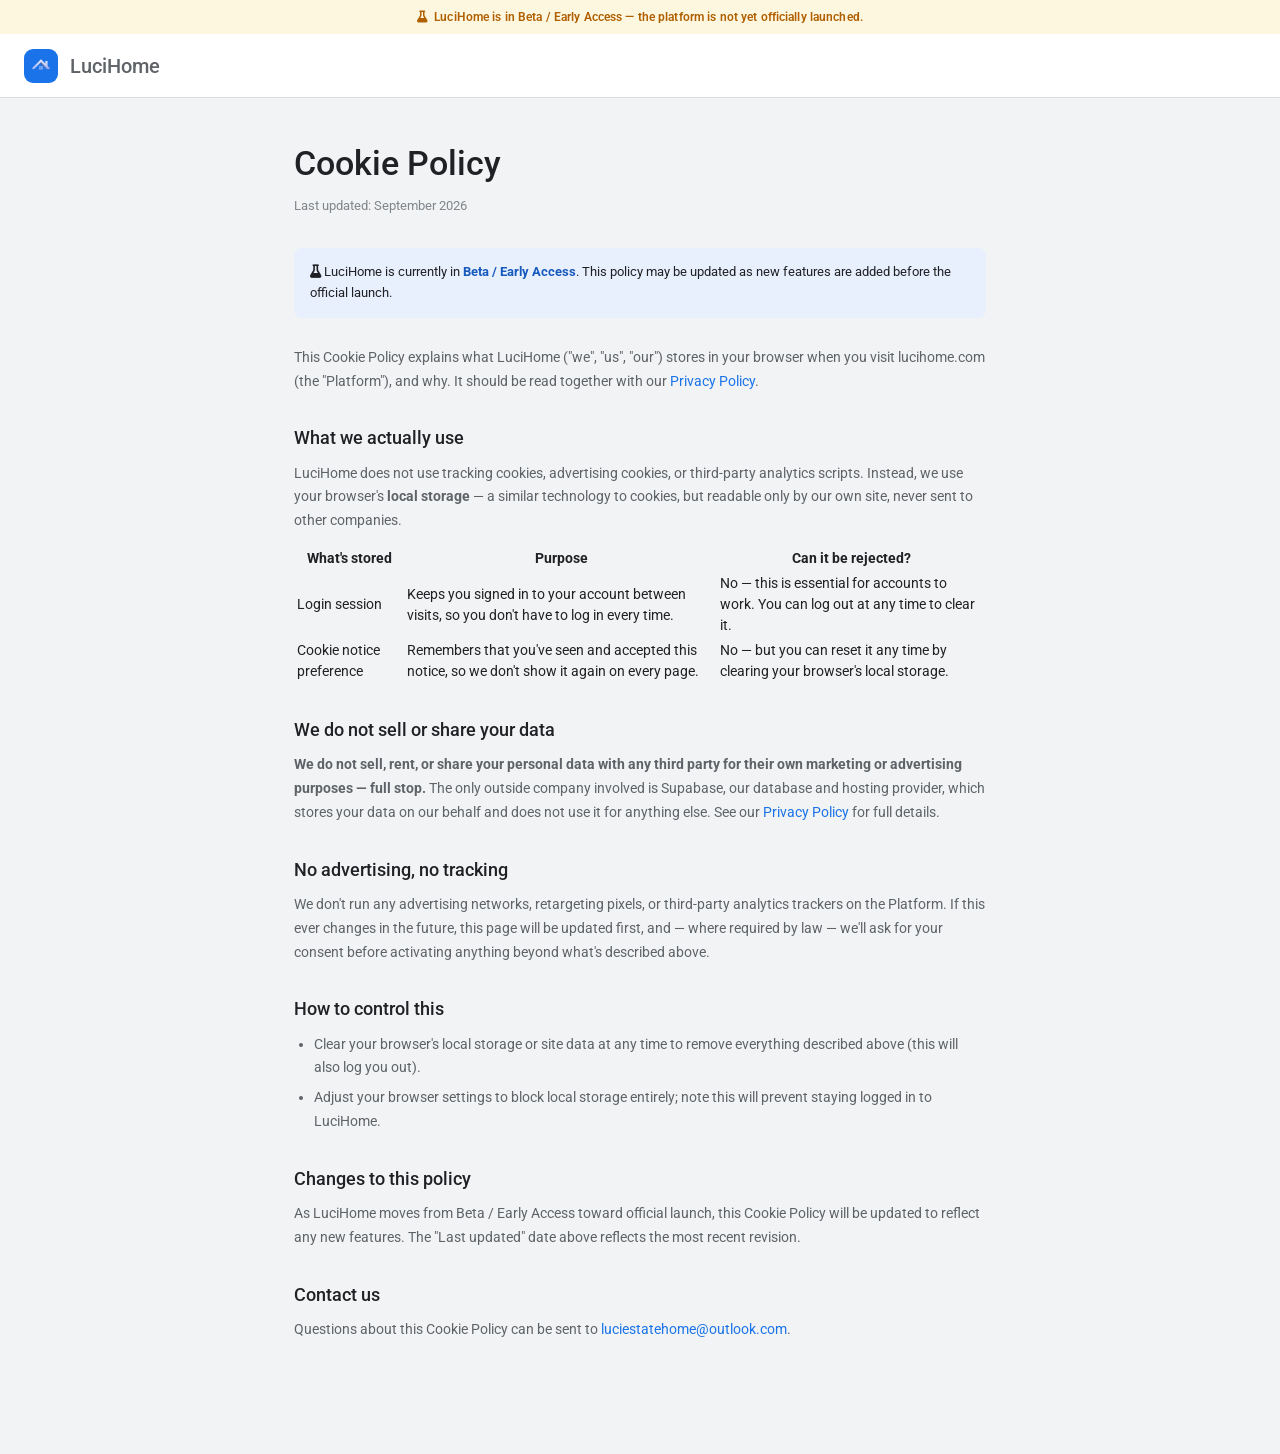
<file: cookies.html>
<!DOCTYPE html>
<html lang="en">
<head>
<meta charset="UTF-8">
<meta name="viewport" content="width=device-width, initial-scale=1.0">
<link rel="icon" type="image/png" href="logo.png">
<title>Cookie Policy — LuciHome</title>

<link rel="preconnect" href="https://fonts.googleapis.com">
<link href="https://fonts.googleapis.com/css2?family=Roboto:wght@400;500;700&family=Roboto+Mono:wght@400;500&display=swap" rel="stylesheet">
<link rel="stylesheet" href="https://cdnjs.cloudflare.com/ajax/libs/font-awesome/6.5.1/css/all.min.css">

<link rel="stylesheet" href="workspace.css">
<link rel="stylesheet" href="home.css">
<link rel="stylesheet" href="legal.css">
</head>
<body>
<div class="beta-banner"><i class="fa-solid fa-flask"></i>LuciHome is in Beta / Early Access — the platform is not yet officially launched.</div>
<script>
(function(){
  function setBetaBannerHeight(){
    var b = document.querySelector('.beta-banner');
    if (b) document.documentElement.style.setProperty('--beta-banner-h', b.offsetHeight + 'px');
  }
  setBetaBannerHeight();
  window.addEventListener('resize', setBetaBannerHeight);
})();
</script>

<header class="topbar public-topbar">
  <div class="topbar-brand">
    <a href="index.html" style="display:flex;align-items:center;gap:12px;text-decoration:none">
      <img class="mark" src="logo.png" alt="LuciHome logo">
      <div class="wordmark">LuciHome</div>
    </a>
  </div>
</header>

<main class="legal-doc">
  <h1>Cookie Policy</h1>
  <p class="updated">Last updated: September 2026</p>

  <div class="note-box"><i class="fa-solid fa-flask"></i> LuciHome is currently in <strong>Beta / Early Access</strong>. This policy may be updated as new features are added before the official launch.</div>

  <p>This Cookie Policy explains what LuciHome ("we", "us", "our") stores in your browser when you visit lucihome.com (the "Platform"), and why. It should be read together with our <a href="privacy.html">Privacy Policy</a>.</p>

  <h2>What we actually use</h2>
  <p>LuciHome does not use tracking cookies, advertising cookies, or third-party analytics scripts. Instead, we use your browser's <strong>local storage</strong> — a similar technology to cookies, but readable only by our own site, never sent to other companies.</p>

  <table>
    <tr><th>What's stored</th><th>Purpose</th><th>Can it be rejected?</th></tr>
    <tr>
      <td>Login session</td>
      <td>Keeps you signed in to your account between visits, so you don't have to log in every time.</td>
      <td>No — this is essential for accounts to work. You can log out at any time to clear it.</td>
    </tr>
    <tr>
      <td>Cookie notice preference</td>
      <td>Remembers that you've seen and accepted this notice, so we don't show it again on every page.</td>
      <td>No — but you can reset it any time by clearing your browser's local storage.</td>
    </tr>
  </table>

  <h2>We do not sell or share your data</h2>
  <p><strong>We do not sell, rent, or share your personal data with any third party for their own marketing or advertising purposes — full stop.</strong> The only outside company involved is Supabase, our database and hosting provider, which stores your data on our behalf and does not use it for anything else. See our <a href="privacy.html">Privacy Policy</a> for full details.</p>

  <h2>No advertising, no tracking</h2>
  <p>We don't run any advertising networks, retargeting pixels, or third-party analytics trackers on the Platform. If this ever changes in the future, this page will be updated first, and — where required by law — we'll ask for your consent before activating anything beyond what's described above.</p>

  <h2>How to control this</h2>
  <ul>
    <li>Clear your browser's local storage or site data at any time to remove everything described above (this will also log you out).</li>
    <li>Adjust your browser settings to block local storage entirely; note this will prevent staying logged in to LuciHome.</li>
  </ul>

  <h2>Changes to this policy</h2>
  <p>As LuciHome moves from Beta / Early Access toward official launch, this Cookie Policy will be updated to reflect any new features. The "Last updated" date above reflects the most recent revision.</p>

  <h2>Contact us</h2>
  <p>Questions about this Cookie Policy can be sent to <a href="mailto:luciestatehome@outlook.com">luciestatehome@outlook.com</a>.</p>
</main>

</body>
</html>
</file>
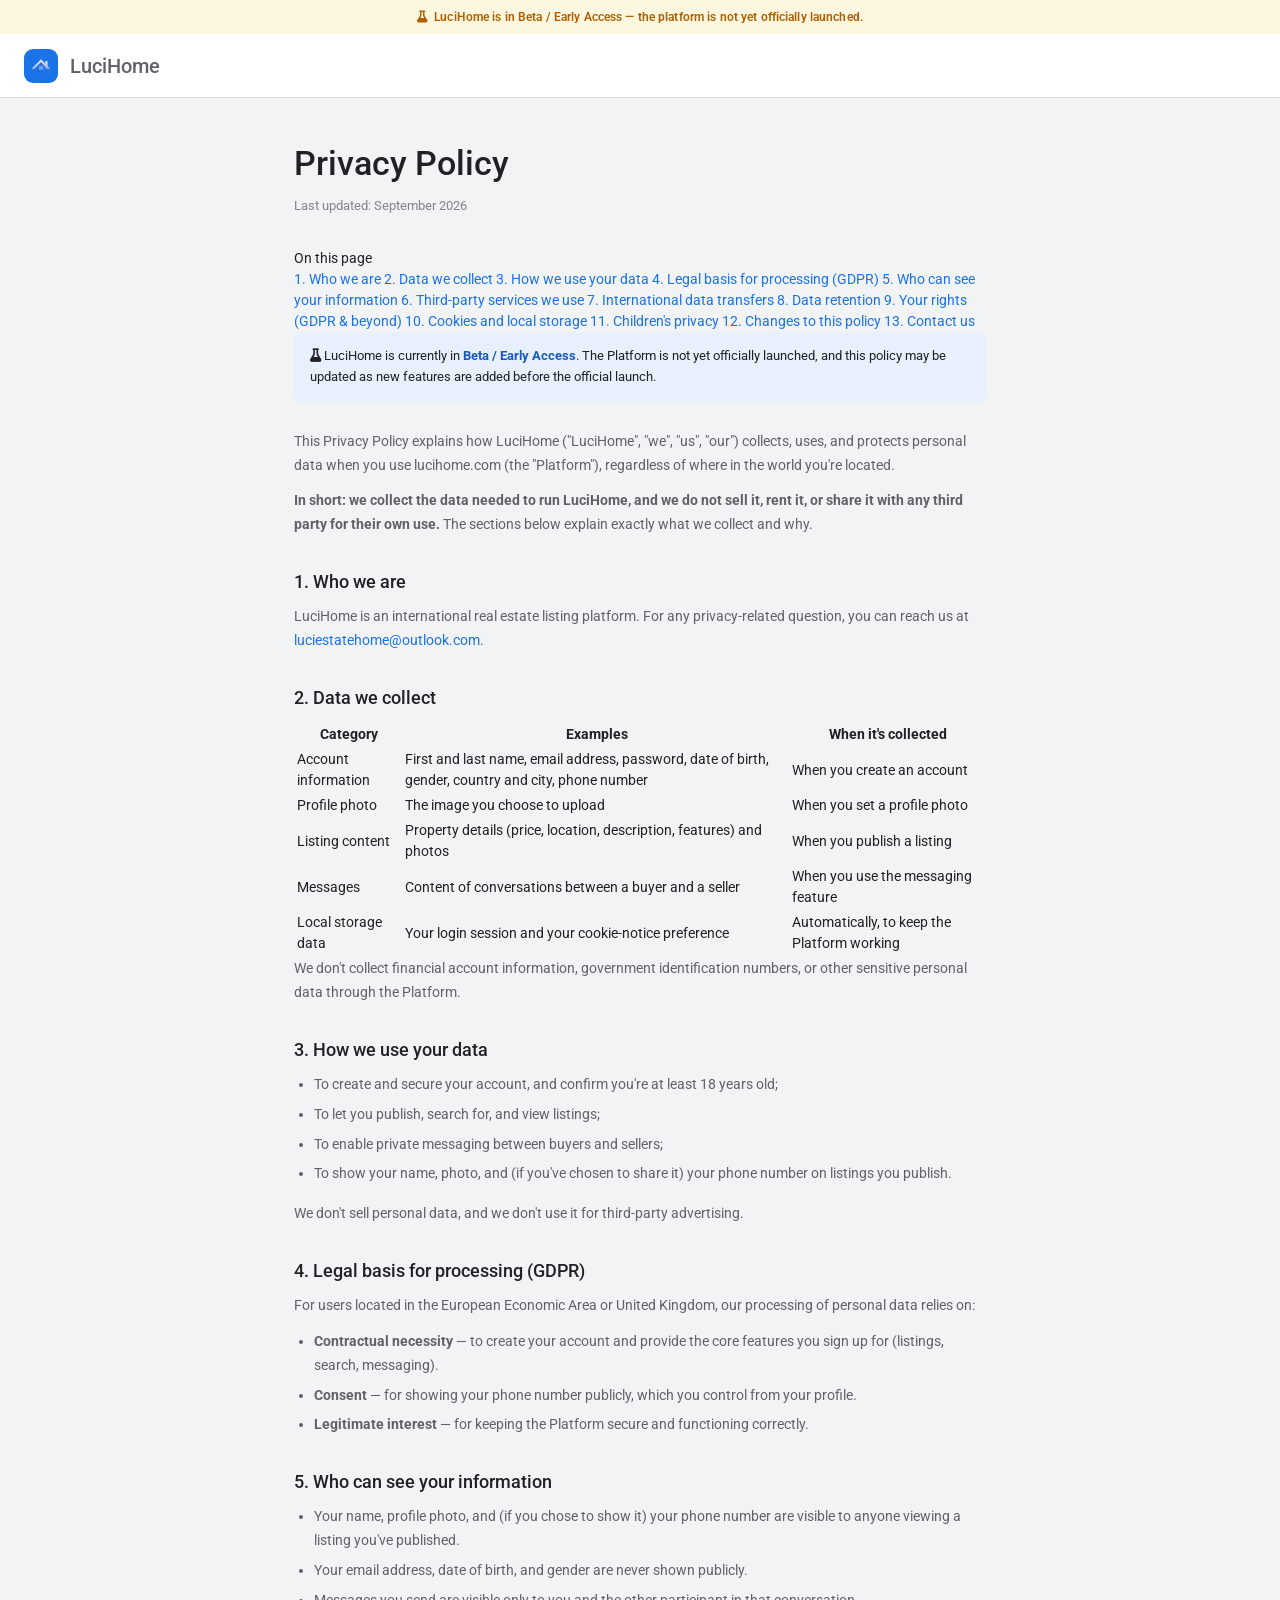
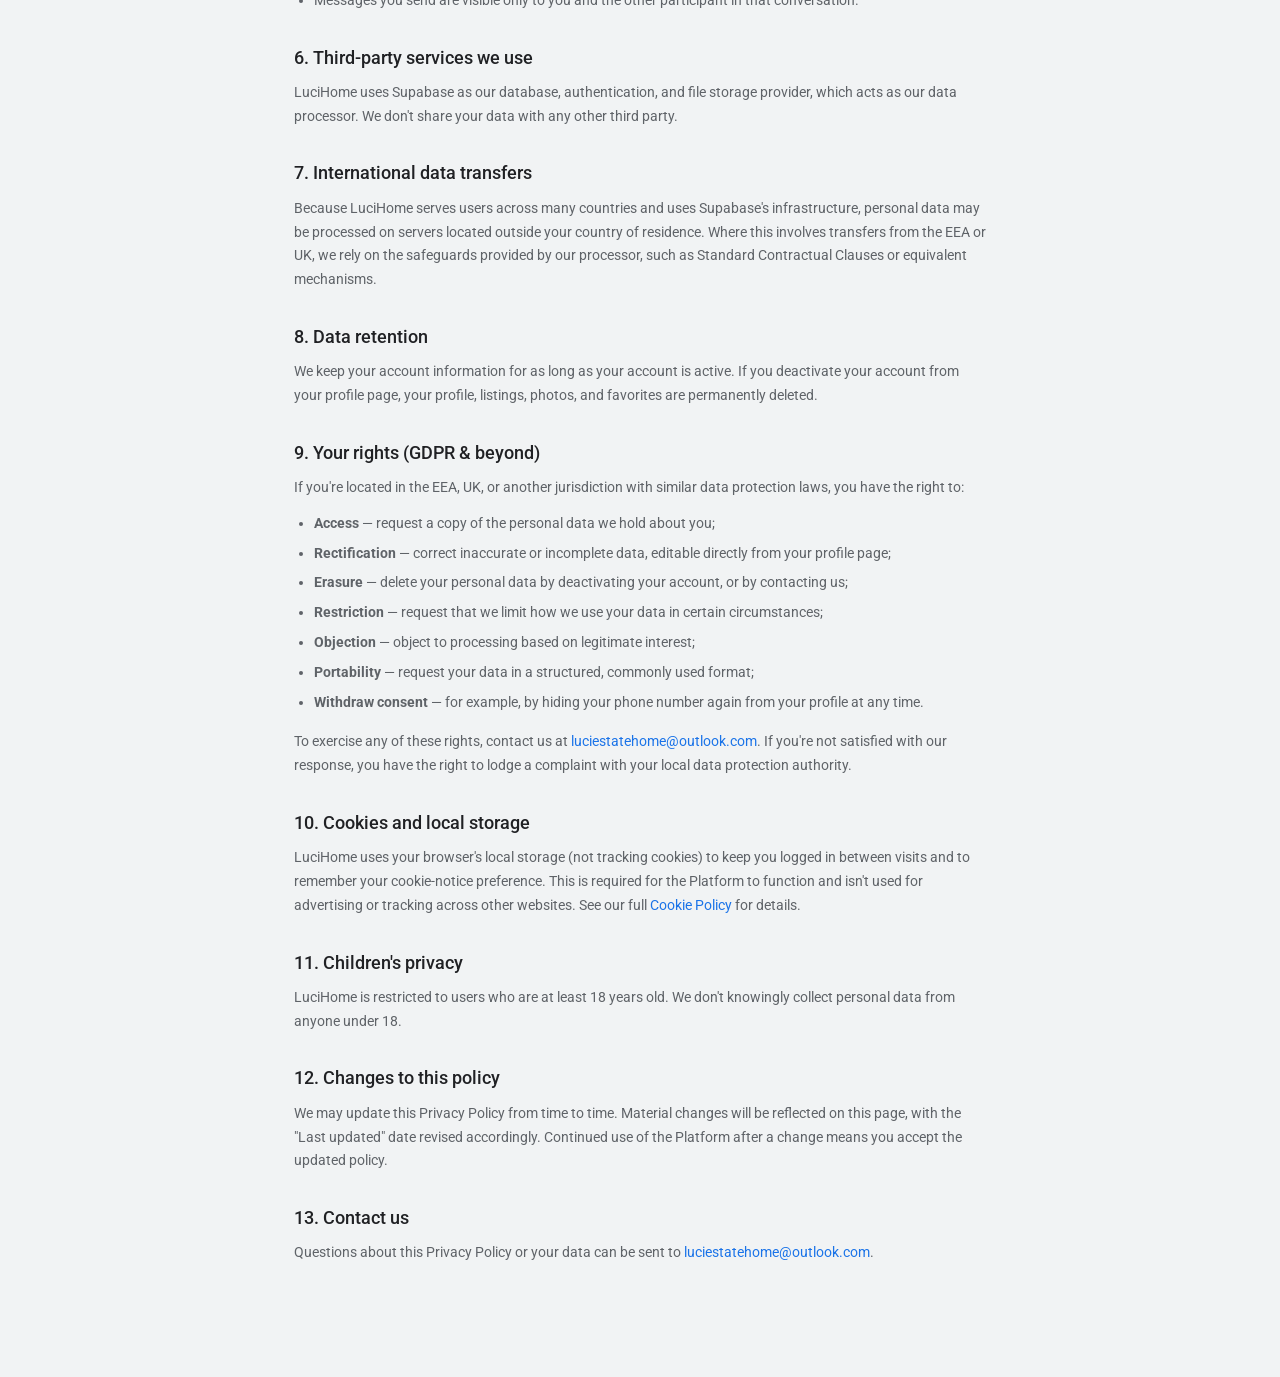
<file: privacy.html>
<!DOCTYPE html>
<html lang="en">
<head>
<meta charset="UTF-8">
<meta name="viewport" content="width=device-width, initial-scale=1.0">
<link rel="icon" type="image/png" href="logo.png">
<title>Privacy Policy — LuciHome</title>

<link rel="preconnect" href="https://fonts.googleapis.com">
<link href="https://fonts.googleapis.com/css2?family=Roboto:wght@400;500;700&family=Roboto+Mono:wght@400;500&display=swap" rel="stylesheet">
<link rel="stylesheet" href="https://cdnjs.cloudflare.com/ajax/libs/font-awesome/6.5.1/css/all.min.css">

<link rel="stylesheet" href="workspace.css">
<link rel="stylesheet" href="home.css">
<link rel="stylesheet" href="legal.css">
</head>
<body>
<div class="beta-banner"><i class="fa-solid fa-flask"></i>LuciHome is in Beta / Early Access — the platform is not yet officially launched.</div>
<script>
(function(){
  function setBetaBannerHeight(){
    var b = document.querySelector('.beta-banner');
    if (b) document.documentElement.style.setProperty('--beta-banner-h', b.offsetHeight + 'px');
  }
  setBetaBannerHeight();
  window.addEventListener('resize', setBetaBannerHeight);
})();
</script>

<header class="topbar public-topbar">
  <div class="topbar-brand">
    <a href="index.html" style="display:flex;align-items:center;gap:12px;text-decoration:none">
      <img class="mark" src="logo.png" alt="LuciHome logo">
      <div class="wordmark">LuciHome</div>
    </a>
  </div>
</header>

<main class="legal-doc">
  <h1>Privacy Policy</h1>
  <p class="updated">Last updated: September 2026</p>

  <div class="legal-toc-box">
    <div class="toc-heading">On this page</div>
    <a href="#who-we-are">1. Who we are</a>
    <a href="#data-we-collect">2. Data we collect</a>
    <a href="#how-we-use">3. How we use your data</a>
    <a href="#legal-basis">4. Legal basis for processing (GDPR)</a>
    <a href="#who-can-see">5. Who can see your information</a>
    <a href="#third-parties">6. Third-party services we use</a>
    <a href="#transfers">7. International data transfers</a>
    <a href="#retention">8. Data retention</a>
    <a href="#your-rights">9. Your rights (GDPR & beyond)</a>
    <a href="#cookies">10. Cookies and local storage</a>
    <a href="#children">11. Children's privacy</a>
    <a href="#changes">12. Changes to this policy</a>
    <a href="#contact">13. Contact us</a>
  </div>

  <div class="note-box"><i class="fa-solid fa-flask"></i> LuciHome is currently in <strong>Beta / Early Access</strong>. The Platform is not yet officially launched, and this policy may be updated as new features are added before the official launch.</div>

  <p>This Privacy Policy explains how LuciHome ("LuciHome", "we", "us", "our") collects, uses, and protects personal data when you use lucihome.com (the "Platform"), regardless of where in the world you're located.</p>

  <p><strong>In short: we collect the data needed to run LuciHome, and we do not sell it, rent it, or share it with any third party for their own use.</strong> The sections below explain exactly what we collect and why.</p>

  <h2 id="who-we-are">1. Who we are</h2>
  <p>LuciHome is an international real estate listing platform. For any privacy-related question, you can reach us at <a href="mailto:luciestatehome@outlook.com">luciestatehome@outlook.com</a>.</p>

  <h2 id="data-we-collect">2. Data we collect</h2>
  <table>
    <tr><th>Category</th><th>Examples</th><th>When it's collected</th></tr>
    <tr>
      <td>Account information</td>
      <td>First and last name, email address, password, date of birth, gender, country and city, phone number</td>
      <td>When you create an account</td>
    </tr>
    <tr>
      <td>Profile photo</td>
      <td>The image you choose to upload</td>
      <td>When you set a profile photo</td>
    </tr>
    <tr>
      <td>Listing content</td>
      <td>Property details (price, location, description, features) and photos</td>
      <td>When you publish a listing</td>
    </tr>
    <tr>
      <td>Messages</td>
      <td>Content of conversations between a buyer and a seller</td>
      <td>When you use the messaging feature</td>
    </tr>
    <tr>
      <td>Local storage data</td>
      <td>Your login session and your cookie-notice preference</td>
      <td>Automatically, to keep the Platform working</td>
    </tr>
  </table>
  <p>We don't collect financial account information, government identification numbers, or other sensitive personal data through the Platform.</p>

  <h2 id="how-we-use">3. How we use your data</h2>
  <ul>
    <li>To create and secure your account, and confirm you're at least 18 years old;</li>
    <li>To let you publish, search for, and view listings;</li>
    <li>To enable private messaging between buyers and sellers;</li>
    <li>To show your name, photo, and (if you've chosen to share it) your phone number on listings you publish.</li>
  </ul>
  <p>We don't sell personal data, and we don't use it for third-party advertising.</p>

  <h2 id="legal-basis">4. Legal basis for processing (GDPR)</h2>
  <p>For users located in the European Economic Area or United Kingdom, our processing of personal data relies on:</p>
  <ul>
    <li><strong>Contractual necessity</strong> — to create your account and provide the core features you sign up for (listings, search, messaging).</li>
    <li><strong>Consent</strong> — for showing your phone number publicly, which you control from your profile.</li>
    <li><strong>Legitimate interest</strong> — for keeping the Platform secure and functioning correctly.</li>
  </ul>

  <h2 id="who-can-see">5. Who can see your information</h2>
  <ul>
    <li>Your name, profile photo, and (if you chose to show it) your phone number are visible to anyone viewing a listing you've published.</li>
    <li>Your email address, date of birth, and gender are never shown publicly.</li>
    <li>Messages you send are visible only to you and the other participant in that conversation.</li>
  </ul>

  <h2 id="third-parties">6. Third-party services we use</h2>
  <p>LuciHome uses Supabase as our database, authentication, and file storage provider, which acts as our data processor. We don't share your data with any other third party.</p>

  <h2 id="transfers">7. International data transfers</h2>
  <p>Because LuciHome serves users across many countries and uses Supabase's infrastructure, personal data may be processed on servers located outside your country of residence. Where this involves transfers from the EEA or UK, we rely on the safeguards provided by our processor, such as Standard Contractual Clauses or equivalent mechanisms.</p>

  <h2 id="retention">8. Data retention</h2>
  <p>We keep your account information for as long as your account is active. If you deactivate your account from your profile page, your profile, listings, photos, and favorites are permanently deleted.</p>

  <h2 id="your-rights">9. Your rights (GDPR & beyond)</h2>
  <p>If you're located in the EEA, UK, or another jurisdiction with similar data protection laws, you have the right to:</p>
  <ul>
    <li><strong>Access</strong> — request a copy of the personal data we hold about you;</li>
    <li><strong>Rectification</strong> — correct inaccurate or incomplete data, editable directly from your profile page;</li>
    <li><strong>Erasure</strong> — delete your personal data by deactivating your account, or by contacting us;</li>
    <li><strong>Restriction</strong> — request that we limit how we use your data in certain circumstances;</li>
    <li><strong>Objection</strong> — object to processing based on legitimate interest;</li>
    <li><strong>Portability</strong> — request your data in a structured, commonly used format;</li>
    <li><strong>Withdraw consent</strong> — for example, by hiding your phone number again from your profile at any time.</li>
  </ul>
  <p>To exercise any of these rights, contact us at <a href="mailto:luciestatehome@outlook.com">luciestatehome@outlook.com</a>. If you're not satisfied with our response, you have the right to lodge a complaint with your local data protection authority.</p>

  <h2 id="cookies">10. Cookies and local storage</h2>
  <p>LuciHome uses your browser's local storage (not tracking cookies) to keep you logged in between visits and to remember your cookie-notice preference. This is required for the Platform to function and isn't used for advertising or tracking across other websites. See our full <a href="cookies.html">Cookie Policy</a> for details.</p>

  <h2 id="children">11. Children's privacy</h2>
  <p>LuciHome is restricted to users who are at least 18 years old. We don't knowingly collect personal data from anyone under 18.</p>

  <h2 id="changes">12. Changes to this policy</h2>
  <p>We may update this Privacy Policy from time to time. Material changes will be reflected on this page, with the "Last updated" date revised accordingly. Continued use of the Platform after a change means you accept the updated policy.</p>

  <h2 id="contact">13. Contact us</h2>
  <p>Questions about this Privacy Policy or your data can be sent to <a href="mailto:luciestatehome@outlook.com">luciestatehome@outlook.com</a>.</p>
</main>

</body>
</html>
</file>
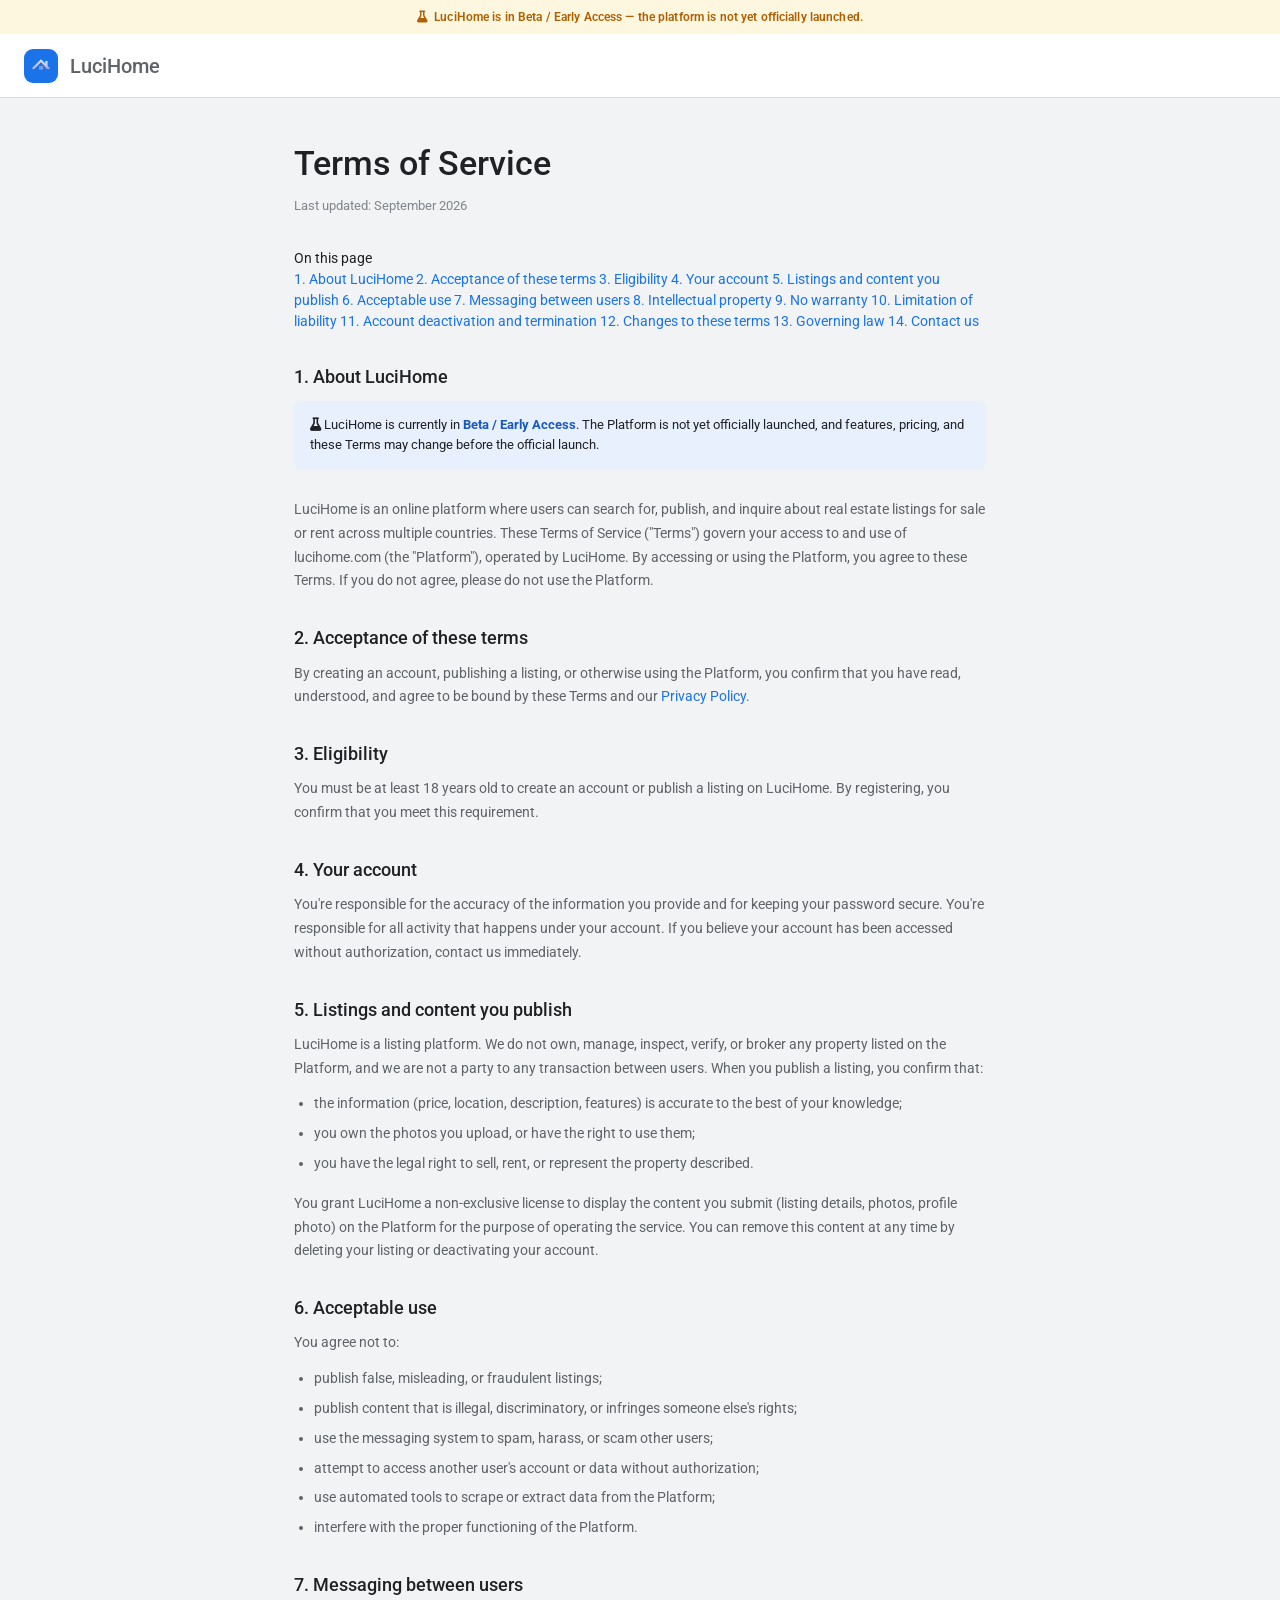
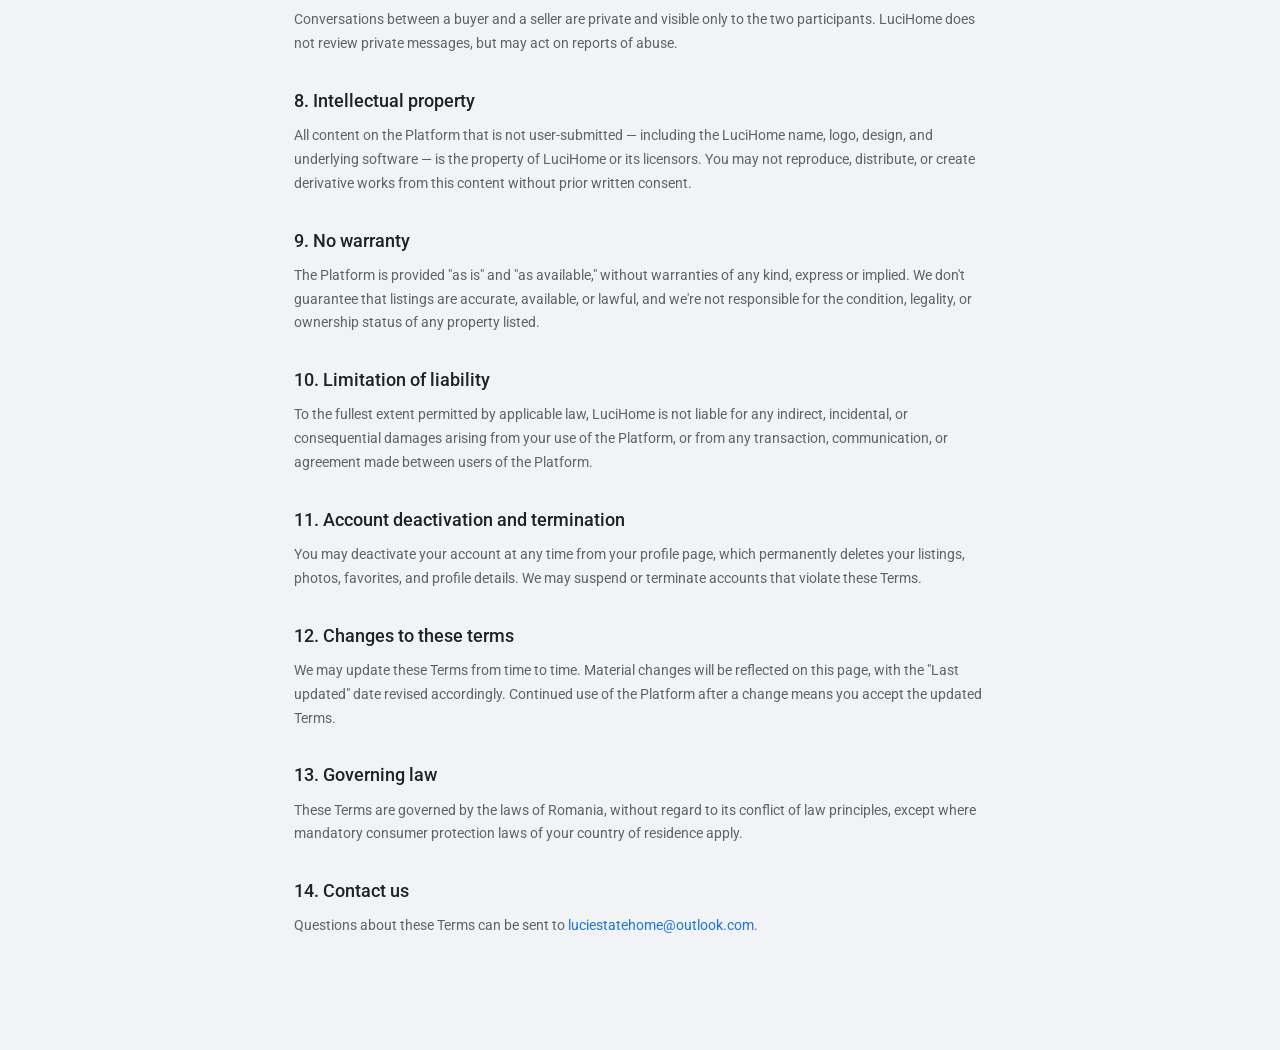
<file: terms.html>
<!DOCTYPE html>
<html lang="en">
<head>
<meta charset="UTF-8">
<meta name="viewport" content="width=device-width, initial-scale=1.0">
<link rel="icon" type="image/png" href="logo.png">
<title>Terms of Service — LuciHome</title>

<link rel="preconnect" href="https://fonts.googleapis.com">
<link href="https://fonts.googleapis.com/css2?family=Roboto:wght@400;500;700&family=Roboto+Mono:wght@400;500&display=swap" rel="stylesheet">
<link rel="stylesheet" href="https://cdnjs.cloudflare.com/ajax/libs/font-awesome/6.5.1/css/all.min.css">

<link rel="stylesheet" href="workspace.css">
<link rel="stylesheet" href="home.css">
<link rel="stylesheet" href="legal.css">
</head>
<body>
<div class="beta-banner"><i class="fa-solid fa-flask"></i>LuciHome is in Beta / Early Access — the platform is not yet officially launched.</div>
<script>
(function(){
  function setBetaBannerHeight(){
    var b = document.querySelector('.beta-banner');
    if (b) document.documentElement.style.setProperty('--beta-banner-h', b.offsetHeight + 'px');
  }
  setBetaBannerHeight();
  window.addEventListener('resize', setBetaBannerHeight);
})();
</script>

<header class="topbar public-topbar">
  <div class="topbar-brand">
    <a href="index.html" style="display:flex;align-items:center;gap:12px;text-decoration:none">
      <img class="mark" src="logo.png" alt="LuciHome logo">
      <div class="wordmark">LuciHome</div>
    </a>
  </div>
</header>

<main class="legal-doc">
  <h1>Terms of Service</h1>
  <p class="updated">Last updated: September 2026</p>

  <div class="legal-toc-box">
    <div class="toc-heading">On this page</div>
    <a href="#about">1. About LuciHome</a>
    <a href="#acceptance">2. Acceptance of these terms</a>
    <a href="#eligibility">3. Eligibility</a>
    <a href="#account">4. Your account</a>
    <a href="#listings">5. Listings and content you publish</a>
    <a href="#acceptable-use">6. Acceptable use</a>
    <a href="#messaging">7. Messaging between users</a>
    <a href="#ip">8. Intellectual property</a>
    <a href="#no-warranty">9. No warranty</a>
    <a href="#liability">10. Limitation of liability</a>
    <a href="#termination">11. Account deactivation and termination</a>
    <a href="#changes">12. Changes to these terms</a>
    <a href="#law">13. Governing law</a>
    <a href="#contact">14. Contact us</a>
  </div>

  <h2 id="about">1. About LuciHome</h2>
  <div class="note-box"><i class="fa-solid fa-flask"></i> LuciHome is currently in <strong>Beta / Early Access</strong>. The Platform is not yet officially launched, and features, pricing, and these Terms may change before the official launch.</div>

  <p>LuciHome is an online platform where users can search for, publish, and inquire about real estate listings for sale or rent across multiple countries. These Terms of Service ("Terms") govern your access to and use of lucihome.com (the "Platform"), operated by LuciHome. By accessing or using the Platform, you agree to these Terms. If you do not agree, please do not use the Platform.</p>

  <h2 id="acceptance">2. Acceptance of these terms</h2>
  <p>By creating an account, publishing a listing, or otherwise using the Platform, you confirm that you have read, understood, and agree to be bound by these Terms and our <a href="privacy.html">Privacy Policy</a>.</p>

  <h2 id="eligibility">3. Eligibility</h2>
  <p>You must be at least 18 years old to create an account or publish a listing on LuciHome. By registering, you confirm that you meet this requirement.</p>

  <h2 id="account">4. Your account</h2>
  <p>You're responsible for the accuracy of the information you provide and for keeping your password secure. You're responsible for all activity that happens under your account. If you believe your account has been accessed without authorization, contact us immediately.</p>

  <h2 id="listings">5. Listings and content you publish</h2>
  <p>LuciHome is a listing platform. We do not own, manage, inspect, verify, or broker any property listed on the Platform, and we are not a party to any transaction between users. When you publish a listing, you confirm that:</p>
  <ul>
    <li>the information (price, location, description, features) is accurate to the best of your knowledge;</li>
    <li>you own the photos you upload, or have the right to use them;</li>
    <li>you have the legal right to sell, rent, or represent the property described.</li>
  </ul>
  <p>You grant LuciHome a non-exclusive license to display the content you submit (listing details, photos, profile photo) on the Platform for the purpose of operating the service. You can remove this content at any time by deleting your listing or deactivating your account.</p>

  <h2 id="acceptable-use">6. Acceptable use</h2>
  <p>You agree not to:</p>
  <ul>
    <li>publish false, misleading, or fraudulent listings;</li>
    <li>publish content that is illegal, discriminatory, or infringes someone else's rights;</li>
    <li>use the messaging system to spam, harass, or scam other users;</li>
    <li>attempt to access another user's account or data without authorization;</li>
    <li>use automated tools to scrape or extract data from the Platform;</li>
    <li>interfere with the proper functioning of the Platform.</li>
  </ul>

  <h2 id="messaging">7. Messaging between users</h2>
  <p>Conversations between a buyer and a seller are private and visible only to the two participants. LuciHome does not review private messages, but may act on reports of abuse.</p>

  <h2 id="ip">8. Intellectual property</h2>
  <p>All content on the Platform that is not user-submitted — including the LuciHome name, logo, design, and underlying software — is the property of LuciHome or its licensors. You may not reproduce, distribute, or create derivative works from this content without prior written consent.</p>

  <h2 id="no-warranty">9. No warranty</h2>
  <p>The Platform is provided "as is" and "as available," without warranties of any kind, express or implied. We don't guarantee that listings are accurate, available, or lawful, and we're not responsible for the condition, legality, or ownership status of any property listed.</p>

  <h2 id="liability">10. Limitation of liability</h2>
  <p>To the fullest extent permitted by applicable law, LuciHome is not liable for any indirect, incidental, or consequential damages arising from your use of the Platform, or from any transaction, communication, or agreement made between users of the Platform.</p>

  <h2 id="termination">11. Account deactivation and termination</h2>
  <p>You may deactivate your account at any time from your profile page, which permanently deletes your listings, photos, favorites, and profile details. We may suspend or terminate accounts that violate these Terms.</p>

  <h2 id="changes">12. Changes to these terms</h2>
  <p>We may update these Terms from time to time. Material changes will be reflected on this page, with the "Last updated" date revised accordingly. Continued use of the Platform after a change means you accept the updated Terms.</p>

  <h2 id="law">13. Governing law</h2>
  <p>These Terms are governed by the laws of Romania, without regard to its conflict of law principles, except where mandatory consumer protection laws of your country of residence apply.</p>

  <h2 id="contact">14. Contact us</h2>
  <p>Questions about these Terms can be sent to <a href="mailto:luciestatehome@outlook.com">luciestatehome@outlook.com</a>.</p>
</main>

</body>
</html>
</file>
<file: workspace.css>
/* ==========================================================================
   LuciHome — Agent Workspace
   Design system rebuilt from scratch, inspired by Google Workspace
   (Gmail / Drive / Calendar / Admin Console): light gray canvas, white
   Material-style surfaces, circular avatars, pill-shaped active nav state,
   a prominent search omnibox, and restrained Material elevation instead
   of borders/gradients/glow.
   ========================================================================== */

:root{
  /* Canvas & surfaces */
  --bg-canvas:#F1F3F4;
  --bg-surface:#FFFFFF;
  --bg-elevated:#F8F9FA;
  --bg-hover:#F1F3F4;
  --bg-selected:#E8F0FE;

  /* Text */
  --text-primary:#202124;
  --text-secondary:#5F6368;
  --text-muted:#80868B;
  --text-on-accent:#FFFFFF;

  /* Brand / accent — Google blue, used only for interactive & brand moments */
  --accent:#1A73E8;
  --accent-hover:#1765CC;
  --accent-pressed:#185ABC;
  --accent-tint:#E8F0FE;

  /* Status */
  --success:#188038;
  --success-tint:#E6F4EA;
  --warning:#F29900;
  --warning-tint:#FEF7E0;
  --danger:#D93025;
  --danger-tint:#FCE8E6;
  --info:#1A73E8;
  --info-tint:#E8F0FE;

  /* Borders */
  --border:#DADCE0;
  --border-strong:#BDC1C6;

  /* Elevation (Material-style soft shadows, no glow) */
  --shadow-1:0 1px 2px rgba(60,64,67,.30), 0 1px 3px 1px rgba(60,64,67,.15);
  --shadow-2:0 1px 3px rgba(60,64,67,.30), 0 4px 8px 3px rgba(60,64,67,.15);
  --shadow-3:0 4px 8px rgba(60,64,67,.20), 0 8px 24px rgba(60,64,67,.20);

  /* Type scale */
  --text-xs:11px;
  --text-sm:13px;
  --text-base:14px;
  --text-lg:16px;
  --text-xl:22px;
  --text-2xl:28px;
  --text-3xl:34px;

  /* Layout */
  --nav-w:264px;
  --topbar-h:64px;
  --content-max:1320px;

  --font-display:'Google Sans Text','Roboto',Arial,sans-serif;
  --font-body:'Roboto',Arial,sans-serif;
  --font-mono:'Roboto Mono',ui-monospace,monospace;

  /* Motion — communicates interaction only, no bounce */
  --ease:cubic-bezier(.4,0,.2,1);
  --dur-hover:120ms;
  --dur-panel:180ms;
  --dur-modal:220ms;

  /* Chart palette */
  --chart-1:#1A73E8;
  --chart-2:#12B5CB;
  --chart-3:#F29900;
  --chart-4:#D93025;
  --chart-5:#9334E6;
  --chart-6:#188038;
}

*,*::before,*::after{box-sizing:border-box}
html,body{margin:0;padding:0}
body{
  background:var(--bg-canvas);
  color:var(--text-primary);
  font-family:var(--font-body);
  font-size:var(--text-base);
  line-height:1.5;
  -webkit-font-smoothing:antialiased;
  -moz-osx-font-smoothing:grayscale;
}
img{max-width:100%;display:block}
button{font-family:inherit}
a{color:var(--accent);text-decoration:none}
a:hover{text-decoration:underline}
::selection{background:rgba(26,115,232,.22);color:var(--text-primary)}

::-webkit-scrollbar{width:11px;height:11px}
::-webkit-scrollbar-track{background:transparent}
::-webkit-scrollbar-thumb{background:#DADCE0;border-radius:99px;border:3px solid var(--bg-canvas)}
::-webkit-scrollbar-thumb:hover{background:#BDC1C6}

.sr-only{position:absolute;width:1px;height:1px;overflow:hidden;clip:rect(0,0,0,0);white-space:nowrap}
:focus-visible{outline:2px solid var(--accent);outline-offset:2px;border-radius:2px}

/* ==========================================================================
   TOPBAR — white app bar, omnibox search, circular avatar
   ========================================================================== */
.topbar{
  height:var(--topbar-h);
  background:var(--bg-surface);
  border-bottom:1px solid var(--border);
  position:fixed;top:0;left:0;right:0;
  z-index:100;
  display:flex;align-items:center;
  padding:0 16px;
  gap:16px;
}
.topbar-brand{
  width:calc(var(--nav-w) - 16px);
  flex:0 0 auto;
  display:flex;align-items:center;gap:12px;
  padding:0 8px;
}
.topbar-brand .mark{
  width:34px;height:34px;border-radius:9px;
  background:var(--accent);
  display:flex;align-items:center;justify-content:center;
  font-family:var(--font-display);font-weight:700;font-size:16px;color:#fff;
  flex:0 0 auto;
}
.topbar-brand .wordmark{
  font-family:var(--font-display);font-weight:500;font-size:20px;
  letter-spacing:0;color:var(--text-secondary);
}
.topbar-search{
  flex:1 1 auto;max-width:560px;position:relative;
}
.topbar-search input{
  width:100%;background:var(--bg-canvas);
  border:1px solid transparent;border-radius:24px;
  color:var(--text-primary);font-size:14px;
  padding:10px 14px 10px 44px;transition:background var(--dur-hover) var(--ease),box-shadow var(--dur-hover) var(--ease);
}
.topbar-search input::placeholder{color:var(--text-muted)}
.topbar-search input:focus{background:var(--bg-surface);box-shadow:var(--shadow-1);outline:none}
.topbar-search i{position:absolute;left:15px;top:50%;transform:translateY(-50%);color:var(--text-muted);font-size:18px}
.topbar-actions{display:flex;align-items:center;gap:4px;margin-left:auto}
.icon-btn{
  position:relative;width:40px;height:40px;border-radius:50%;
  background:transparent;border:1px solid transparent;color:var(--text-secondary);
  display:flex;align-items:center;justify-content:center;font-size:19px;cursor:pointer;
  transition:background var(--dur-hover) var(--ease),color var(--dur-hover) var(--ease);
}
.icon-btn:hover{background:var(--bg-hover);color:var(--text-primary)}
.icon-btn .dot{
  position:absolute;top:6px;right:6px;min-width:15px;height:15px;padding:0 3px;
  border-radius:99px;background:var(--danger);color:#fff;font-size:9.5px;font-weight:700;
  display:flex;align-items:center;justify-content:center;border:2px solid var(--bg-surface);
}
.topbar-avatar{
  width:34px;height:34px;border-radius:50%;cursor:pointer;
  background:var(--accent);
  display:flex;align-items:center;justify-content:center;
  font-family:var(--font-display);font-weight:600;font-size:13px;color:#fff;
  margin-left:6px;
}

/* dropdown menu (avatar / notifications) — Material menu */
.dropdown{position:relative}
.dropdown-panel{
  position:absolute;top:calc(100% + 8px);right:0;min-width:240px;
  background:var(--bg-surface);border:1px solid var(--border);
  border-radius:8px;box-shadow:var(--shadow-2);
  padding:8px;display:none;z-index:200;
}
.dropdown-panel.open{display:block;animation:pop var(--dur-hover) var(--ease)}
@keyframes pop{from{opacity:0;transform:translateY(-4px)}to{opacity:1;transform:translateY(0)}}
.dropdown-item{
  padding:10px 12px;border-radius:6px;font-size:14px;color:var(--text-primary);
  cursor:pointer;display:flex;align-items:center;gap:12px;
  transition:background var(--dur-hover) var(--ease);
}
.dropdown-item:hover{background:var(--bg-hover)}
.dropdown-item i{font-size:18px;color:var(--text-secondary);width:18px;text-align:center}
.dropdown-item.danger{color:var(--danger)}
.dropdown-item.danger i{color:var(--danger)}
.dropdown-item.danger:hover{background:var(--danger-tint)}
.dropdown-sep{height:1px;background:var(--border);margin:8px 4px}
.dropdown-header{padding:12px 12px 10px;font-size:12px;color:var(--text-muted)}
.dropdown-header strong{display:block;color:var(--text-primary);font-size:14.5px;font-weight:500}

.notif-panel{width:360px;max-height:440px;overflow-y:auto}
.notif-item{padding:10px 12px;border-radius:8px;display:flex;gap:12px;cursor:pointer;transition:background var(--dur-hover) var(--ease)}
.notif-item:hover{background:var(--bg-hover)}
.notif-item.unread{background:var(--bg-selected)}
.notif-icon{
  width:36px;height:36px;border-radius:50%;flex:0 0 auto;
  display:flex;align-items:center;justify-content:center;font-size:16px;
  background:var(--bg-elevated);color:var(--accent);
}
.notif-text p{margin:0;font-size:13.5px;color:var(--text-primary);line-height:1.45}
.notif-text span{font-size:11.5px;color:var(--text-muted)}
.notif-footer{padding:8px 10px 4px;text-align:center;border-top:1px solid var(--border);margin-top:4px;padding-top:10px}
.notif-footer button{
  background:none;border:none;color:var(--accent);font-size:13px;cursor:pointer;font-weight:500;
}

/* ==========================================================================
   LEFT NAV — Gmail/Drive style rail, pill active state
   ========================================================================== */
.sidebar{
  width:var(--nav-w);
  background:var(--bg-surface);
  border-right:1px solid var(--border);
  position:fixed;top:var(--topbar-h);left:0;bottom:0;
  overflow-y:auto;padding:12px 0 20px;
  z-index:90;
}
.nav-quick-create{
  margin:4px 16px 16px;
  position:relative;
}
.nav-quick-create button{
  display:flex;align-items:center;gap:12px;width:100%;
  background:var(--bg-surface);border:1px solid var(--border);border-radius:24px;
  padding:12px 20px 12px 16px;box-shadow:var(--shadow-1);cursor:pointer;
  font-size:14.5px;font-weight:500;color:var(--text-primary);
  transition:box-shadow var(--dur-hover) var(--ease),background var(--dur-hover) var(--ease);
}
.nav-quick-create button:hover{box-shadow:var(--shadow-2);background:var(--bg-elevated)}
.nav-quick-create button i{font-size:20px;color:var(--accent)}
.nav-quick-menu{
  position:absolute;left:16px;top:100%;margin-top:6px;min-width:220px;
  background:var(--bg-surface);border:1px solid var(--border);border-radius:8px;
  box-shadow:var(--shadow-2);padding:8px;display:none;z-index:150;
}
.nav-quick-menu.open{display:block;animation:pop var(--dur-hover) var(--ease)}

.nav-group-label{
  font-size:11px;font-weight:500;letter-spacing:.03em;text-transform:uppercase;
  color:var(--text-muted);padding:0 24px;margin:18px 0 6px;
}
.nav-group-label:first-of-type{margin-top:4px}
.nav-separator{height:1px;background:var(--border);margin:12px 20px}
.nav-item{
  padding:0 20px 0 16px;height:36px;margin:1px 12px;border-radius:0 18px 18px 0;color:var(--text-secondary);
  font-size:14px;font-weight:400;transition:background var(--dur-hover) var(--ease),color var(--dur-hover) var(--ease);
  display:flex;align-items:center;gap:16px;cursor:pointer;position:relative;
  background:none;border:none;width:calc(100% - 24px);text-align:left;
}
.nav-item i{font-size:19px;width:20px;text-align:center;color:var(--text-secondary)}
.nav-item:hover{background:var(--bg-hover);color:var(--text-primary)}
.nav-item.active{background:var(--bg-selected);color:var(--accent-pressed);font-weight:500}
.nav-item.active i{color:var(--accent)}
.nav-item.active::before{content:none}
.nav-item .nbadge{
  margin-left:auto;font-size:11px;background:var(--bg-elevated);
  color:var(--text-muted);padding:1px 8px;border-radius:99px;font-weight:500;
}
.nav-item.active .nbadge{background:rgba(26,115,232,.12);color:var(--accent-pressed)}
.sidebar-foot{
  margin:24px 20px 0;padding:16px;border-radius:12px;
  background:var(--bg-elevated);
  border:1px solid var(--border);
}
.sidebar-foot p{margin:0 0 10px;font-size:12.5px;color:var(--text-secondary);line-height:1.5}
.sidebar-foot strong{color:var(--text-primary);font-weight:500}

/* ==========================================================================
   LAYOUT
   ========================================================================== */
.app-shell{padding-top:var(--topbar-h)}
.main{
  margin-left:var(--nav-w);
  padding:28px 32px 60px;
  min-height:calc(100vh - var(--topbar-h));
}
.content-wrap{max-width:var(--content-max);margin:0 auto}
.breadcrumb{font-size:12px;color:var(--text-muted);margin-bottom:8px;display:flex;align-items:center;gap:6px}
.breadcrumb i{font-size:14px}
.page-header{
  display:flex;align-items:flex-start;justify-content:space-between;gap:16px;margin-bottom:28px;flex-wrap:wrap;
}
.page-title{font-family:var(--font-display);font-size:var(--text-xl);font-weight:500;margin:0 0 6px;letter-spacing:0;color:var(--text-primary)}
.page-sub{margin:0;color:var(--text-secondary);font-size:14px;max-width:640px;line-height:1.55}
.page-actions{display:flex;gap:10px;flex-wrap:wrap}

.module-section{display:none}
.module-section.visible{display:block;animation:fadeIn var(--dur-panel) var(--ease)}
@keyframes fadeIn{from{opacity:0}to{opacity:1}}

.grid{display:grid;gap:16px}
.grid-4{grid-template-columns:repeat(4,1fr)}
.grid-3{grid-template-columns:repeat(3,1fr)}
.grid-2{grid-template-columns:repeat(2,1fr)}
.grid-12{grid-template-columns:repeat(12,1fr)}
.span-8{grid-column:span 8}
.span-4{grid-column:span 4}
.span-6{grid-column:span 6}
@media (max-width:1000px){
  .grid-4{grid-template-columns:repeat(2,1fr)}
  .grid-3{grid-template-columns:repeat(2,1fr)}
  .grid-2{grid-template-columns:1fr}
  .span-8,.span-4,.span-6{grid-column:span 12}
}
@media (max-width:640px){
  .grid-4,.grid-3,.grid-2{grid-template-columns:1fr}
}

.section-label{
  font-size:11.5px;font-weight:500;color:var(--text-muted);text-transform:uppercase;
  letter-spacing:.04em;margin:32px 0 14px;
}
.section-label:first-child{margin-top:0}

/* ==========================================================================
   CARD SYSTEM — white Material surfaces, soft elevation
   ========================================================================== */
.card{
  background:var(--bg-surface);
  border:1px solid var(--border);
  border-radius:12px;
  padding:22px;
  box-shadow:var(--shadow-1);
  transition:box-shadow var(--dur-panel) var(--ease);
}
.card.hoverable:hover{
  box-shadow:var(--shadow-2);
}
.card.active{
  border-color:var(--accent);
  background:var(--bg-selected);
  box-shadow:var(--shadow-1);
}
.card.elevated{background:var(--bg-elevated)}

.stat-card{
  background:var(--bg-surface);
  border:1px solid var(--border);
  border-radius:12px;padding:22px;position:relative;
  box-shadow:var(--shadow-1);
}
.stat-card .value{
  font-family:var(--font-display);font-size:var(--text-3xl);font-weight:500;
  color:var(--text-primary);letter-spacing:0;line-height:1.1;
}
.stat-card .label{
  font-family:var(--font-body);font-size:12px;font-weight:500;letter-spacing:.02em;
  color:var(--text-secondary);margin-top:8px;
}
.stat-card .delta{font-size:12px;margin-top:10px;display:flex;align-items:center;gap:4px;font-weight:500}
.delta.up{color:var(--success)}
.delta.down{color:var(--text-muted)}

.mi{font-size:22px;color:var(--accent);margin-bottom:12px;display:block}
.mt{font-size:14.5px;font-weight:500;color:var(--text-primary);margin:0 0 4px}
.ms{font-size:13px;color:var(--text-secondary);margin:0;line-height:1.6}

/* badges — flat Material chip style */
.badge{
  display:inline-flex;align-items:center;gap:5px;font-size:11.5px;font-weight:500;
  padding:3px 10px;border-radius:99px;white-space:nowrap;
}
.badge-active{background:var(--success-tint);color:var(--success);border:1px solid transparent}
.badge-pending{background:var(--warning-tint);color:#B06000;border:1px solid transparent}
.badge-sold{background:var(--bg-selected);color:var(--accent-pressed);border:1px solid transparent}
.badge-danger{background:var(--danger-tint);color:var(--danger);border:1px solid transparent}
.badge-neutral{background:var(--bg-elevated);color:var(--text-secondary);border:1px solid var(--border)}
.badge-info{background:var(--bg-selected);color:var(--accent-pressed);border:1px solid transparent}

.pill-row{display:flex;flex-wrap:wrap;gap:8px}
.pill{
  font-size:12.5px;padding:6px 14px;border-radius:99px;background:var(--bg-elevated);
  color:var(--text-secondary);border:1px solid var(--border);cursor:default;
}
.pill.on{background:var(--bg-selected);color:var(--accent-pressed);border-color:transparent;font-weight:500}
.pill.clickable{cursor:pointer;transition:background var(--dur-hover) var(--ease),border-color var(--dur-hover) var(--ease)}
.pill.clickable:hover{border-color:var(--border-strong);background:var(--bg-hover)}

/* ==========================================================================
   BUTTONS — Material filled / outlined / text
   ========================================================================== */
.btn-primary{
  background:var(--accent);color:#fff;
  border:1px solid var(--accent);border-radius:8px;padding:9px 20px;
  font-family:var(--font-body);font-size:14px;font-weight:500;letter-spacing:.01em;
  cursor:pointer;transition:background var(--dur-hover) var(--ease),box-shadow var(--dur-hover) var(--ease);
  display:inline-flex;align-items:center;gap:8px;box-shadow:none;
}
.btn-primary:hover{background:var(--accent-hover);box-shadow:var(--shadow-1)}
.btn-primary:active{background:var(--accent-pressed)}
.btn-primary:disabled{opacity:.45;cursor:not-allowed;box-shadow:none}
.btn-secondary{
  background:var(--bg-surface);color:var(--text-secondary);border:1px solid var(--border-strong);
  border-radius:8px;padding:9px 20px;font-size:14px;font-weight:500;transition:background var(--dur-hover) var(--ease),color var(--dur-hover) var(--ease);
  cursor:pointer;display:inline-flex;align-items:center;gap:8px;
}
.btn-secondary:hover{background:var(--bg-hover);color:var(--text-primary);border-color:var(--text-muted)}
.btn-ghost{
  background:transparent;color:var(--accent);border:1px solid transparent;padding:9px 14px;
  font-size:14px;font-weight:500;border-radius:8px;transition:background var(--dur-hover) var(--ease);cursor:pointer;
  display:inline-flex;align-items:center;gap:6px;
}
.btn-ghost:hover{background:var(--bg-selected)}
.btn-danger{
  background:var(--danger-tint);color:var(--danger);border:1px solid transparent;
  border-radius:8px;padding:9px 18px;font-size:14px;font-weight:500;cursor:pointer;transition:background var(--dur-hover) var(--ease);
}
.btn-danger:hover{background:#F6CBC5}
.btn-sm{padding:6px 14px;font-size:12.5px}
.btn-icon{width:36px;height:36px;padding:0;justify-content:center;border-radius:50%}
.btn-block{width:100%;justify-content:center}

/* ==========================================================================
   FORMS
   ========================================================================== */
label.field-label{display:block;font-size:12.5px;font-weight:500;color:var(--text-secondary);margin-bottom:6px}
.input,.select,.textarea{
  width:100%;background:var(--bg-surface);border:1px solid var(--border-strong);
  border-radius:8px;color:var(--text-primary);font-size:14px;font-family:var(--font-body);
  padding:10px 12px;transition:border-color var(--dur-hover) var(--ease),box-shadow var(--dur-hover) var(--ease);
}
.input::placeholder,.textarea::placeholder{color:var(--text-muted)}
.input:focus,.select:focus,.textarea:focus{border-color:var(--accent);outline:none;box-shadow:0 0 0 1px var(--accent)}
.textarea{resize:vertical;min-height:90px;line-height:1.6}
.field{margin-bottom:16px}
.field-row{display:grid;grid-template-columns:1fr 1fr;gap:14px}
.field-hint{font-size:11.5px;color:var(--text-muted);margin-top:6px}
select.select{appearance:none;background-image:linear-gradient(45deg,transparent 50%,var(--text-muted) 50%),linear-gradient(135deg,var(--text-muted) 50%,transparent 50%);background-position:calc(100% - 16px) center,calc(100% - 11px) center;background-size:5px 5px,5px 5px;background-repeat:no-repeat;padding-right:30px}
@media (max-width:560px){.field-row{grid-template-columns:1fr}}

/* toggle switch — Material style */
.switch{position:relative;display:inline-block;width:40px;height:24px;flex:0 0 auto}
.switch input{opacity:0;width:0;height:0}
.switch .track{
  position:absolute;inset:0;background:#DADCE0;border-radius:99px;
  cursor:pointer;transition:background .2s var(--ease);
}
.switch .track::before{
  content:'';position:absolute;width:18px;height:18px;left:3px;top:3px;
  background:#fff;border-radius:50%;transition:transform .2s var(--ease);box-shadow:0 1px 3px rgba(0,0,0,.3);
}
.switch input:checked + .track{background:var(--accent)}
.switch input:checked + .track::before{transform:translateX(16px)}
.switch-row{display:flex;align-items:center;justify-content:space-between;padding:14px 0;border-bottom:1px solid var(--border)}
.switch-row:last-child{border-bottom:none}
.switch-row .st-label{font-size:14px;color:var(--text-primary);font-weight:500;margin:0 0 2px}
.switch-row .st-sub{font-size:12.5px;color:var(--text-muted);margin:0}

/* checkbox */
.chk-row{display:flex;align-items:center;gap:10px;padding:8px 0}
.chk-row input[type=checkbox]{
  width:17px;height:17px;accent-color:var(--accent);cursor:pointer;flex:0 0 auto;
}
.chk-row label{font-size:14px;color:var(--text-secondary);cursor:pointer}
.chk-row.done label{color:var(--text-muted);text-decoration:line-through}

/* ==========================================================================
   NOTE / EMPTY / ALERT BOXES
   ========================================================================== */
.note-box{
  background:var(--bg-selected);border:1px solid transparent;
  border-radius:8px;padding:13px 15px;font-size:13px;color:var(--text-primary);
  margin-bottom:20px;line-height:1.6;
}
.note-box strong{color:var(--accent-pressed)}
.alert{
  border-radius:8px;padding:13px 15px;font-size:13px;display:flex;gap:10px;align-items:flex-start;
  margin-bottom:16px;
}
.alert-warning{background:var(--warning-tint);border:1px solid transparent;color:#B06000}
.alert-danger{background:var(--danger-tint);border:1px solid transparent;color:var(--danger)}
.alert i{font-size:17px;margin-top:1px}
.empty-state{text-align:center;padding:48px 20px;color:var(--text-muted)}
.empty-state i{font-size:30px;display:block;margin-bottom:12px;color:var(--text-muted)}

/* ==========================================================================
   STAT ROW (compact)
   ========================================================================== */
.mini-stat{background:var(--bg-surface);border-radius:10px;padding:14px;border:1px solid var(--border)}
.mini-stat .v{font-family:var(--font-display);font-size:21px;font-weight:500;color:var(--text-primary);margin:0}
.mini-stat .l{font-size:11px;color:var(--text-muted);margin:3px 0 0}

/* ==========================================================================
   TABS (in-section) — Material underline tabs
   ========================================================================== */
.tabs{display:flex;gap:4px;border-bottom:1px solid var(--border);margin-bottom:24px;overflow-x:auto}
.tab-btn{
  background:none;border:none;color:var(--text-secondary);font-size:14px;font-weight:500;
  padding:12px 4px;margin-right:28px;cursor:pointer;position:relative;white-space:nowrap;
  transition:color var(--dur-hover) var(--ease);
}
.tab-btn::after{content:'';position:absolute;left:0;right:0;bottom:-1px;height:2px;background:transparent;border-radius:2px 2px 0 0}
.tab-btn.active{color:var(--accent)}
.tab-btn.active::after{background:var(--accent)}
.tab-panel{display:none}
.tab-panel.visible{display:block}

/* ==========================================================================
   LISTINGS — photo tiles, flow row
   ========================================================================== */
.flow-row{display:flex;align-items:center;gap:6px;margin-bottom:8px;flex-wrap:wrap}
.fs{background:var(--bg-elevated);border:1px solid var(--border);border-radius:8px;padding:7px 12px;font-size:12px;color:var(--text-primary);white-space:nowrap}
.fs.done{border-color:transparent;background:var(--success-tint);color:var(--success)}
.fa{color:var(--text-muted);font-size:14px}

.listing-card{padding:0;overflow:hidden;display:flex;flex-direction:column}
.listing-photo{
  height:152px;position:relative;display:flex;align-items:center;justify-content:center;
  color:rgba(255,255,255,.65);font-size:30px;background:var(--bg-elevated);
}
.listing-photo .ph-badge{
  position:absolute;top:10px;left:10px;
}
.listing-photo .ph-views{
  position:absolute;bottom:10px;right:10px;background:rgba(32,33,36,.65);
  padding:3px 9px;border-radius:99px;font-size:11px;color:#fff;display:flex;align-items:center;gap:5px;
}
.listing-body{padding:18px}
.listing-price{font-family:var(--font-display);font-size:19px;font-weight:500;color:var(--text-primary);margin:0 0 4px}
.listing-addr{font-size:13px;color:var(--text-secondary);margin:0 0 12px;display:flex;align-items:center;gap:5px}
.listing-specs{display:flex;gap:14px;margin-bottom:16px;font-size:12px;color:var(--text-muted)}
.listing-specs span{display:flex;align-items:center;gap:5px}
.listing-actions{display:flex;gap:8px}

/* ==========================================================================
   KANBAN
   ========================================================================== */
.kanban{display:grid;grid-template-columns:repeat(5,1fr);gap:14px;align-items:start}
@media (max-width:1100px){.kanban{grid-template-columns:repeat(2,1fr)}}
@media (max-width:640px){
  .kanban{grid-template-columns:1fr;grid-auto-flow:column;grid-auto-columns:82%;overflow-x:auto;padding-bottom:8px}
}
.kcol{background:var(--bg-elevated);border:1px solid var(--border);border-radius:10px;padding:10px;min-height:120px;transition:background var(--dur-hover) var(--ease)}
.kcol.dragover{background:var(--bg-selected);border-color:var(--accent)}
.kcol-head{display:flex;align-items:center;justify-content:space-between;padding:6px 6px 10px}
.kcol-head span{font-size:12px;font-weight:500;color:var(--text-secondary);text-transform:uppercase;letter-spacing:.03em}
.kcol-count{font-size:11px;background:var(--bg-surface);color:var(--text-muted);padding:1px 8px;border-radius:99px;border:1px solid var(--border)}
.kcard{
  background:var(--bg-surface);border:1px solid var(--border);border-radius:8px;
  padding:11px 12px;margin-bottom:8px;cursor:grab;transition:box-shadow var(--dur-hover) var(--ease);
  box-shadow:var(--shadow-1);
}
.kcard:hover{box-shadow:var(--shadow-2)}
.kcard.dragging{opacity:.4}
.kcard.selected{border-color:var(--accent);box-shadow:0 0 0 1px var(--accent)}
.kcard .kname{font-size:13.5px;font-weight:500;color:var(--text-primary);margin:0 0 4px;display:flex;align-items:center;gap:8px}
.kcard .kavatar{
  width:24px;height:24px;border-radius:50%;background:var(--accent);
  display:flex;align-items:center;justify-content:center;font-size:10px;font-weight:700;color:#fff;flex:0 0 auto;
}
.kcard .kmeta{font-size:11.5px;color:var(--text-muted);margin:0 0 6px}
.kcard .ktags{display:flex;gap:5px;flex-wrap:wrap}

/* ==========================================================================
   TIMELINE / STEPPER
   ========================================================================== */
.stepper{display:flex;align-items:flex-start;gap:0;margin-bottom:28px;overflow-x:auto;padding-bottom:6px}
.step{flex:1;min-width:110px;text-align:center;position:relative;padding:0 6px}
.step .sdot{
  width:26px;height:26px;border-radius:50%;background:var(--bg-surface);border:2px solid var(--border-strong);
  display:flex;align-items:center;justify-content:center;margin:0 auto 8px;font-size:11.5px;color:var(--text-muted);
  position:relative;z-index:2;transition:background var(--dur-panel) var(--ease),border-color var(--dur-panel) var(--ease),color var(--dur-panel) var(--ease);
}
.step .sline{position:absolute;top:13px;left:-50%;right:50%;height:2px;background:var(--border);z-index:1}
.step:first-child .sline{display:none}
.step.done .sdot{background:var(--success);border-color:var(--success);color:#fff}
.step.done .sline{background:var(--success)}
.step.current .sdot{background:var(--accent);border-color:var(--accent);color:#fff}
.step.current .sline{background:var(--accent)}
.step .slabel{font-size:11.5px;color:var(--text-secondary);font-weight:500}
.step.current .slabel{color:var(--text-primary);font-weight:600}

/* wizard step dots */
.wizard-steps{display:flex;align-items:center;gap:6px;margin-bottom:24px}
.wizard-steps .wdot{width:7px;height:7px;border-radius:50%;background:var(--border-strong);transition:all var(--dur-panel) var(--ease)}
.wizard-steps .wdot.active{width:20px;border-radius:4px;background:var(--accent)}
.wizard-steps .wdot.done{background:var(--success)}

/* ==========================================================================
   MODALS
   ========================================================================== */
.modal-overlay{
  position:fixed;inset:0;background:rgba(32,33,36,.5);
  display:none;align-items:flex-start;justify-content:center;z-index:1000;padding:60px 20px;overflow-y:auto;
}
.modal-overlay.open{display:flex;animation:fadeIn var(--dur-hover) var(--ease)}
.modal{
  background:var(--bg-surface);border:1px solid var(--border);border-radius:12px;
  width:100%;max-width:560px;box-shadow:var(--shadow-3);
  animation:modalIn var(--dur-modal) var(--ease);
}
@keyframes modalIn{from{opacity:0;transform:translateY(8px)}to{opacity:1;transform:translateY(0)}}
.modal.wide{max-width:760px}
.modal-head{display:flex;align-items:center;justify-content:space-between;padding:20px 24px;border-bottom:1px solid var(--border)}
.modal-head h3{margin:0;font-family:var(--font-display);font-size:17px;font-weight:500}
.modal-close{background:none;border:none;color:var(--text-muted);font-size:20px;cursor:pointer;line-height:1;width:32px;height:32px;border-radius:50%}
.modal-close:hover{color:var(--text-primary);background:var(--bg-hover)}
.modal-body{padding:22px 24px;max-height:64vh;overflow-y:auto}
.modal-foot{display:flex;justify-content:flex-end;gap:10px;padding:16px 24px;border-top:1px solid var(--border)}
.modal-foot .spacer{margin-right:auto}
@media (max-width:640px){
  .modal-overlay{padding:0;align-items:flex-end}
  .modal{max-width:100%;border-radius:16px 16px 0 0;max-height:92vh;display:flex;flex-direction:column}
  .modal-body{max-height:none;flex:1}
}

/* ==========================================================================
   TOASTS — Material snackbar
   ========================================================================== */
.toast-stack{position:fixed;bottom:22px;right:22px;display:flex;flex-direction:column;gap:10px;z-index:2000}
.toast{
  background:#323232;border:1px solid transparent;border-left:4px solid var(--accent);
  border-radius:8px;padding:13px 16px;min-width:280px;max-width:360px;box-shadow:var(--shadow-2);
  display:flex;align-items:flex-start;gap:10px;animation:toastIn var(--dur-hover) var(--ease);font-size:13.5px;color:#fff;
}
.toast strong{color:#fff}
.toast.success{border-left-color:#81C995}
.toast.warning{border-left-color:#FDD663}
.toast.danger{border-left-color:#F28B82}
.toast i{font-size:17px;margin-top:1px}
@keyframes toastIn{from{opacity:0;transform:translateY(6px)}to{opacity:1;transform:translateY(0)}}
.toast.hide{animation:toastOut var(--dur-hover) var(--ease) forwards}
@keyframes toastOut{to{opacity:0;transform:translateY(6px)}}
@media (max-width:640px){
  .toast-stack{left:16px;right:16px;bottom:16px}
  .toast{max-width:none;width:100%}
}

/* ==========================================================================
   SKELETON LOADING
   ========================================================================== */
.skeleton{
  background:linear-gradient(90deg,var(--bg-elevated) 25%,var(--border) 50%,var(--bg-elevated) 75%);
  background-size:200% 100%;animation:shimmer 1.8s infinite;border-radius:6px;
}
@keyframes shimmer{0%{background-position:200% 0}100%{background-position:-200% 0}}
.skel-line{height:12px;margin-bottom:8px}
.skel-line.w60{width:60%}
.skel-line.w80{width:80%}
.skel-line.w40{width:40%}

/* ==========================================================================
   MISC — activity feed, agenda
   ========================================================================== */
.feed-item{display:flex;gap:12px;padding:12px 0;border-bottom:1px solid var(--border);cursor:pointer}
.feed-item:last-child{border-bottom:none}
.feed-item:hover .fi-text p{color:var(--accent)}
.fi-icon{
  width:34px;height:34px;border-radius:50%;flex:0 0 auto;display:flex;align-items:center;justify-content:center;
  font-size:15px;background:var(--bg-elevated);color:var(--accent);
}
.fi-text p{margin:0 0 2px;font-size:13.5px;color:var(--text-primary);line-height:1.5;transition:color .1s var(--ease)}
.fi-text span{font-size:11.5px;color:var(--text-muted)}
.feed-item.unread .fi-icon{position:relative}
.feed-item.unread .fi-icon::after{
  content:'';position:absolute;top:-2px;right:-2px;width:8px;height:8px;border-radius:50%;
  background:var(--accent);box-shadow:0 0 0 2px var(--bg-surface);
}

.agenda-item{display:flex;align-items:center;gap:12px;padding:11px 0;border-bottom:1px solid var(--border)}
.agenda-item:last-child{border-bottom:none}
.agenda-time{font-family:var(--font-mono);font-size:11.5px;color:var(--text-secondary);width:52px;flex:0 0 auto}
.agenda-text{flex:1}
.agenda-text p{margin:0;font-size:13.5px;color:var(--text-primary)}
.agenda-text span{font-size:11.5px;color:var(--text-muted)}
.agenda-item.done .agenda-text p{color:var(--text-muted);text-decoration:line-through}

.bar-row{display:flex;align-items:center;gap:10px;margin-bottom:14px}
.bar-label{width:130px;font-size:12.5px;color:var(--text-secondary);flex:0 0 auto}
.bar-track{flex:1;height:8px;background:var(--bg-elevated);border-radius:99px;overflow:hidden}
.bar-fill{height:100%;border-radius:99px;background:var(--accent)}
.bar-value{width:48px;text-align:right;font-family:var(--font-mono);font-size:12px;color:var(--text-primary);flex:0 0 auto}

.funnel-row{margin-bottom:12px}
.funnel-top{display:flex;justify-content:space-between;font-size:12.5px;color:var(--text-secondary);margin-bottom:6px}
.funnel-track{height:24px;background:var(--bg-elevated);border-radius:6px;overflow:hidden}
.funnel-fill{height:100%;background:var(--accent);border-radius:6px;display:flex;align-items:center;padding-left:10px;font-size:11.5px;color:#fff;font-weight:500}

table.data-table{width:100%;border-collapse:collapse;font-size:13px}
table.data-table th{
  text-align:left;font-size:11px;text-transform:uppercase;letter-spacing:.03em;color:var(--text-muted);
  padding:0 10px 10px;font-weight:500;border-bottom:1px solid var(--border);
}
table.data-table td{padding:12px 10px;border-bottom:1px solid var(--border);color:var(--text-secondary)}
table.data-table tr:last-child td{border-bottom:none}
table.data-table td.strong{color:var(--text-primary);font-weight:500}
.score-bar{width:70px;height:6px;background:var(--bg-elevated);border-radius:99px;display:inline-block;overflow:hidden;vertical-align:middle;margin-right:8px}
.score-fill{height:100%;border-radius:99px}
@media (max-width:640px){
  table.data-table{display:block;overflow-x:auto;white-space:nowrap}
}

.avatar-circle{
  width:38px;height:38px;border-radius:50%;background:var(--accent);
  display:flex;align-items:center;justify-content:center;font-family:var(--font-display);
  font-weight:500;color:#fff;font-size:14px;flex:0 0 auto;
}
.avatar-circle.lg{width:80px;height:80px;font-size:28px}

.pro-card{display:flex;flex-direction:column;gap:10px}
.pro-head{display:flex;gap:12px;align-items:center}
.pro-head .n{font-size:14px;font-weight:500;color:var(--text-primary);margin:0}
.pro-head .r{font-size:12px;color:var(--text-muted);margin:2px 0 0}
.stars{color:var(--warning);font-size:12px;letter-spacing:1px}

.chat-box{background:var(--bg-canvas);border:1px solid var(--border);border-radius:10px;padding:14px;height:280px;overflow-y:auto;margin-bottom:12px;display:flex;flex-direction:column;gap:10px}
.chat-msg{max-width:80%;padding:9px 14px;border-radius:16px;font-size:13.5px;line-height:1.5}
.chat-msg.bot{background:var(--bg-surface);align-self:flex-start;border:1px solid var(--border);border-bottom-left-radius:4px}
.chat-msg.user{background:var(--accent);align-self:flex-end;color:#fff;border-bottom-right-radius:4px}
.chat-input-row{display:flex;gap:8px}

/* code / mono */
.mono{font-family:var(--font-mono)}

hr.rule{border:none;border-top:1px solid var(--border);margin:24px 0}

/* utility */
.flex{display:flex}
.flex-between{display:flex;align-items:center;justify-content:space-between}
.flex-gap{gap:10px}
.mt-0{margin-top:0}
.mb-0{margin-bottom:0}
.text-muted{color:var(--text-muted)}
.text-center{text-align:center}

/* ==========================================================================
   WORKSPACE MASTER-DETAIL — list + persistent context panel
   used by Transactions, CRM and Referrals for a real "workspace" feel
   ========================================================================== */
.workspace-grid{display:grid;grid-template-columns:340px 1fr;gap:20px;align-items:start}
.panel-list{display:flex;flex-direction:column;min-width:0}
.panel-detail{min-width:0;position:sticky;top:calc(var(--topbar-h) + 24px)}
.tx-stack{display:flex;flex-direction:column;gap:8px}
#txArchive .grid-3{grid-template-columns:1fr}
.list-row{
  display:flex;align-items:center;gap:12px;padding:12px 14px;border-radius:8px;cursor:pointer;
  border:1px solid transparent;transition:background var(--dur-hover) var(--ease),border-color var(--dur-hover) var(--ease);
  background:var(--bg-surface);margin-bottom:2px;
}
.list-row:hover{background:var(--bg-hover)}
.list-row.selected{background:var(--bg-selected);border-color:transparent}
.list-row .lr-title{font-size:13.5px;font-weight:500;color:var(--text-primary);margin:0 0 2px}
.list-row .lr-sub{font-size:12px;color:var(--text-muted);margin:0}
@media (max-width:1000px){
  .workspace-grid{grid-template-columns:1fr}
  .panel-detail{position:static}
}

/* ==========================================================================
   DETAIL DRAWER — Gmail/Calendar style slide-over reading pane
   ========================================================================== */
.detail-drawer{
  position:fixed;top:var(--topbar-h);right:0;bottom:0;width:420px;max-width:92vw;
  background:var(--bg-surface);border-left:1px solid var(--border);box-shadow:var(--shadow-3);
  transform:translateX(100%);transition:transform var(--dur-panel) var(--ease);z-index:300;overflow-y:auto;
}
.detail-drawer.open{transform:translateX(0)}
.detail-drawer-backdrop{position:fixed;inset:0;top:var(--topbar-h);background:rgba(32,33,36,.32);z-index:290;display:none}
.detail-drawer-backdrop.open{display:block}
.detail-drawer-head{display:flex;align-items:center;justify-content:space-between;padding:20px 24px;border-bottom:1px solid var(--border)}
.detail-drawer-head h3{margin:0;font-family:var(--font-display);font-size:16.5px;font-weight:500}
.detail-drawer-close{background:none;border:none;color:var(--text-muted);font-size:20px;cursor:pointer;width:32px;height:32px;border-radius:50%}
.detail-drawer-close:hover{background:var(--bg-hover);color:var(--text-primary)}
.detail-drawer-body{padding:22px 24px}
.detail-drawer-foot{display:flex;justify-content:flex-end;gap:10px;padding:16px 24px;border-top:1px solid var(--border)}
.detail-empty{display:flex;flex-direction:column;align-items:center;justify-content:center;text-align:center;padding:60px 24px;color:var(--text-muted)}
.detail-empty i{font-size:36px;margin-bottom:14px}

/* ==========================================================================
   CHARTS — dependency-free inline SVG charts
   ========================================================================== */
.chart-wrap{width:100%}
.chart-wrap svg{width:100%;height:auto;display:block;overflow:visible}
.chart-legend{display:flex;flex-wrap:wrap;gap:14px;margin-top:14px}
.chart-legend-item{display:flex;align-items:center;gap:7px;font-size:12px;color:var(--text-secondary)}
.chart-legend-dot{width:9px;height:9px;border-radius:50%;flex:0 0 auto}
.chart-tooltip-label{font-size:11px;fill:var(--text-muted);font-family:var(--font-body)}
.chart-bar{transition:opacity var(--dur-hover) var(--ease)}
.chart-bar:hover{opacity:.82}

/* ==========================================================================
   RESPONSIVE — mobile & tablet
   ========================================================================== */
@media (max-width:900px){
  .sidebar{transform:translateX(-100%);transition:transform var(--dur-panel) var(--ease);width:min(var(--nav-w),82vw)}
  .sidebar.open{transform:translateX(0);box-shadow:0 0 0 2000px rgba(0,0,0,.35)}
  .main{margin-left:0;padding:24px 20px}
  .topbar-brand{width:auto;padding:0 8px}
  .topbar-search{display:none}
  .hamburger{display:flex !important}
}
@media (max-width:640px){
  .main{padding:18px 16px 32px}
  .page-header{margin-bottom:24px}
  .page-title{font-size:20px}
  .card{padding:18px}
  .topbar{padding:0 12px}
  .topbar-actions{gap:2px}
}
.hamburger{display:none;width:36px;height:36px;border-radius:50%;background:transparent;border:none;color:var(--text-secondary);align-items:center;justify-content:center;font-size:20px;cursor:pointer}
</file>
<file: home.css>
/* ==========================================================================
   LuciHome — Public homepage
   Extends workspace.css. Reuses its tokens (--accent, --bg-surface, etc.)
   and its existing card / button / form / modal classes so the whole site
   stays visually consistent as we add more pages.
   ========================================================================== */

:root{ --beta-banner-h: 34px; }
body{ padding-top:calc(var(--topbar-h) + var(--beta-banner-h)); }
.topbar{ top:var(--beta-banner-h); }

.beta-banner{
  position:fixed; top:0; left:0; right:0; z-index:110;
  background:var(--warning-tint); color:#B06000;
  text-align:center; font-size:12px; font-weight:600; padding:8px 12px; letter-spacing:.01em;
}
.beta-banner i{ margin-right:6px; }

/* Public topbar: same look as the app topbar, but with auth buttons
   instead of the search box / avatar (visitor isn't logged in yet). */
.public-topbar .topbar-brand{ width:auto; }
.public-auth-actions{ display:flex; align-items:center; gap:10px; margin-left:auto; }

/* ---- Hero + search ---- */
.hero{
  background:linear-gradient(180deg, var(--accent-tint) 0%, var(--bg-canvas) 65%);
  padding:64px 20px 40px;
  text-align:center;
}
.hero-inner{ max-width:760px; margin:0 auto; }
.hero h1{
  font-family:var(--font-display); font-weight:500; letter-spacing:0;
  font-size:var(--text-3xl); color:var(--text-primary); margin:0 0 12px;
}
.hero p.lead{
  font-size:var(--text-lg); color:var(--text-secondary); margin:0 0 32px; line-height:1.5;
}

.search-card{
  max-width:920px; margin:0 auto; text-align:left;
  background:var(--bg-surface); border:1px solid var(--border); border-radius:16px;
  box-shadow:var(--shadow-2); padding:8px 20px 20px;
}
.search-tabs{ display:flex; gap:4px; border-bottom:1px solid var(--border); margin-bottom:18px; }
.search-tab{
  background:none; border:none; padding:14px 18px 12px; font-size:14px; font-weight:500;
  color:var(--text-secondary); cursor:pointer; position:relative;
}
.search-tab::after{ content:''; position:absolute; left:18px; right:18px; bottom:-1px; height:2px; background:transparent; }
.search-tab.active{ color:var(--accent); }
.search-tab.active::after{ background:var(--accent); }

.search-fields{ display:grid; grid-template-columns:1.2fr 1fr 1fr auto; gap:12px; align-items:end; }
.search-fields .field{ margin-bottom:0; }
.search-fields .btn-primary{ height:42px; justify-content:center; padding:0 26px; white-space:nowrap; }
@media (max-width:900px){
  .search-fields{ grid-template-columns:1fr 1fr; }
  .search-fields .btn-primary{ grid-column:1 / -1; }
}
@media (max-width:560px){
  .search-fields{ grid-template-columns:1fr; }
  .hero{ padding:44px 16px 32px; }
  .hero h1{ font-size:var(--text-2xl); }
}

/* ---- "how it works" section ---- */
.section-wrap{ max-width:var(--content-max); margin:0 auto; padding:56px 24px; }
.section-heading{ text-align:center; margin-bottom:36px; }
.section-heading h2{ font-family:var(--font-display); font-weight:500; font-size:var(--text-2xl); margin:0 0 8px; color:var(--text-primary); }
.section-heading p{ color:var(--text-secondary); margin:0; }
.feature-grid{ display:grid; grid-template-columns:repeat(3,1fr); gap:20px; }
@media (max-width:800px){ .feature-grid{ grid-template-columns:1fr; } }

/* ---- footer ---- */
.site-footer{
  border-top:1px solid var(--border); background:var(--bg-surface);
  padding:28px 24px; text-align:center; color:var(--text-muted); font-size:12.5px;
}
.site-footer strong{ color:var(--text-secondary); }

/* ---- shared auth-modal bits ---- */
.auth-switch{ text-align:center; font-size:13px; color:var(--text-secondary); margin-top:4px; }

img.mark{
  background:none; object-fit:contain; padding:0;
}

.icon-btn{
  width:38px; height:38px; border-radius:50%; border:1px solid var(--border); background:var(--bg-surface);
  display:flex; align-items:center; justify-content:center; color:var(--text-secondary); cursor:pointer;
  position:relative; font-size:15px; flex:0 0 auto;
}
.icon-btn:hover{ color:var(--accent); border-color:var(--accent); }
.icon-btn .badge{
  position:absolute; top:-4px; right:-4px; background:var(--danger); color:#fff; font-size:10px;
  font-weight:700; min-width:16px; height:16px; border-radius:8px; display:none; align-items:center;
  justify-content:center; padding:0 4px; line-height:1;
}

.notif-item{ padding:10px 12px; border-radius:6px; cursor:pointer; position:relative; }
.notif-item:hover{ background:var(--bg-elevated); }
.notif-item .t{ font-size:13px; font-weight:500; color:var(--text-primary); margin:0 0 2px; padding-right:14px; }
.notif-item .b{ font-size:12px; color:var(--text-secondary); margin:0 0 3px; }
.notif-item .ts{ font-size:11px; color:var(--text-muted); }
.notif-item.unread .t::before{ content:''; position:absolute; top:14px; right:10px; width:7px; height:7px; border-radius:50%; background:var(--accent); }
.notif-empty{ padding:24px 12px; text-align:center; font-size:12.5px; color:var(--text-muted); }

/* ---- Mobile topbar: keep everything on one line, never wrapped/cut off ---- */
@media (max-width:520px){
  .topbar{ padding:0 10px; gap:6px; }
  .topbar-brand{ gap:8px; padding:0; width:auto; }
  .topbar-brand .wordmark{ display:none; }
  .public-auth-actions{ gap:6px; }
  .public-auth-actions .btn-secondary,
  .public-auth-actions .btn-primary{
    padding:0 10px; font-size:12px; height:34px; white-space:nowrap;
  }
  #btnAddListing, #btnAddListingLoggedIn{
    width:34px; height:34px; padding:0; border-radius:50%; justify-content:center;
  }
  #btnAddListing .btn-label, #btnAddListingLoggedIn .btn-label{ display:none; }
  .icon-btn{ width:34px; height:34px; }
  .topbar-avatar{ width:34px; height:34px; }
}

.cookie-banner{
  position:fixed; left:16px; right:16px; bottom:16px; max-width:640px; margin:0 auto;
  background:var(--bg-surface); border:1px solid var(--border); border-radius:12px; box-shadow:var(--shadow-2);
  padding:16px 18px; display:none; gap:14px; align-items:center; z-index:500;
}
.cookie-banner p{ font-size:12.5px; color:var(--text-secondary); margin:0; flex:1; line-height:1.5; }
.cookie-banner a{ color:var(--accent); }
.cookie-banner .btn-primary{ flex:0 0 auto; white-space:nowrap; }
@media (max-width:600px){ .cookie-banner{ flex-direction:column; align-items:stretch; } }
.auth-switch a{ font-weight:500; cursor:pointer; }
.phone-row{ display:flex; gap:10px; align-items:center; }
.phone-row .input{ flex:1; }
.visibility-toggle{ display:flex; align-items:center; gap:10px; margin-top:8px; }
.visibility-toggle span{ font-size:12.5px; color:var(--text-secondary); }
</file>
<file: legal.css>
/* ==========================================================================
   LuciHome — Terms of Service / Privacy Policy pages
   ========================================================================== */

.legal-doc{ max-width:740px; margin:0 auto; padding:40px 24px 100px; }
.legal-doc h1{ font-family:var(--font-display); font-weight:500; font-size:var(--text-3xl); margin:0 0 6px; color:var(--text-primary); }
.legal-doc .updated{ font-size:12.5px; color:var(--text-muted); margin:0 0 32px; }
.legal-doc h2{ font-family:var(--font-display); font-weight:500; font-size:17.5px; margin:32px 0 10px; color:var(--text-primary); }
.legal-doc p{ font-size:14px; line-height:1.7; color:var(--text-secondary); margin:0 0 12px; }
.legal-doc ul{ padding-left:20px; margin:8px 0 16px; }
.legal-doc li{ font-size:14px; line-height:1.7; color:var(--text-secondary); margin-bottom:6px; }
.legal-doc a{ color:var(--accent); }
.legal-doc .note-box{ margin-bottom:28px; }
</file>
